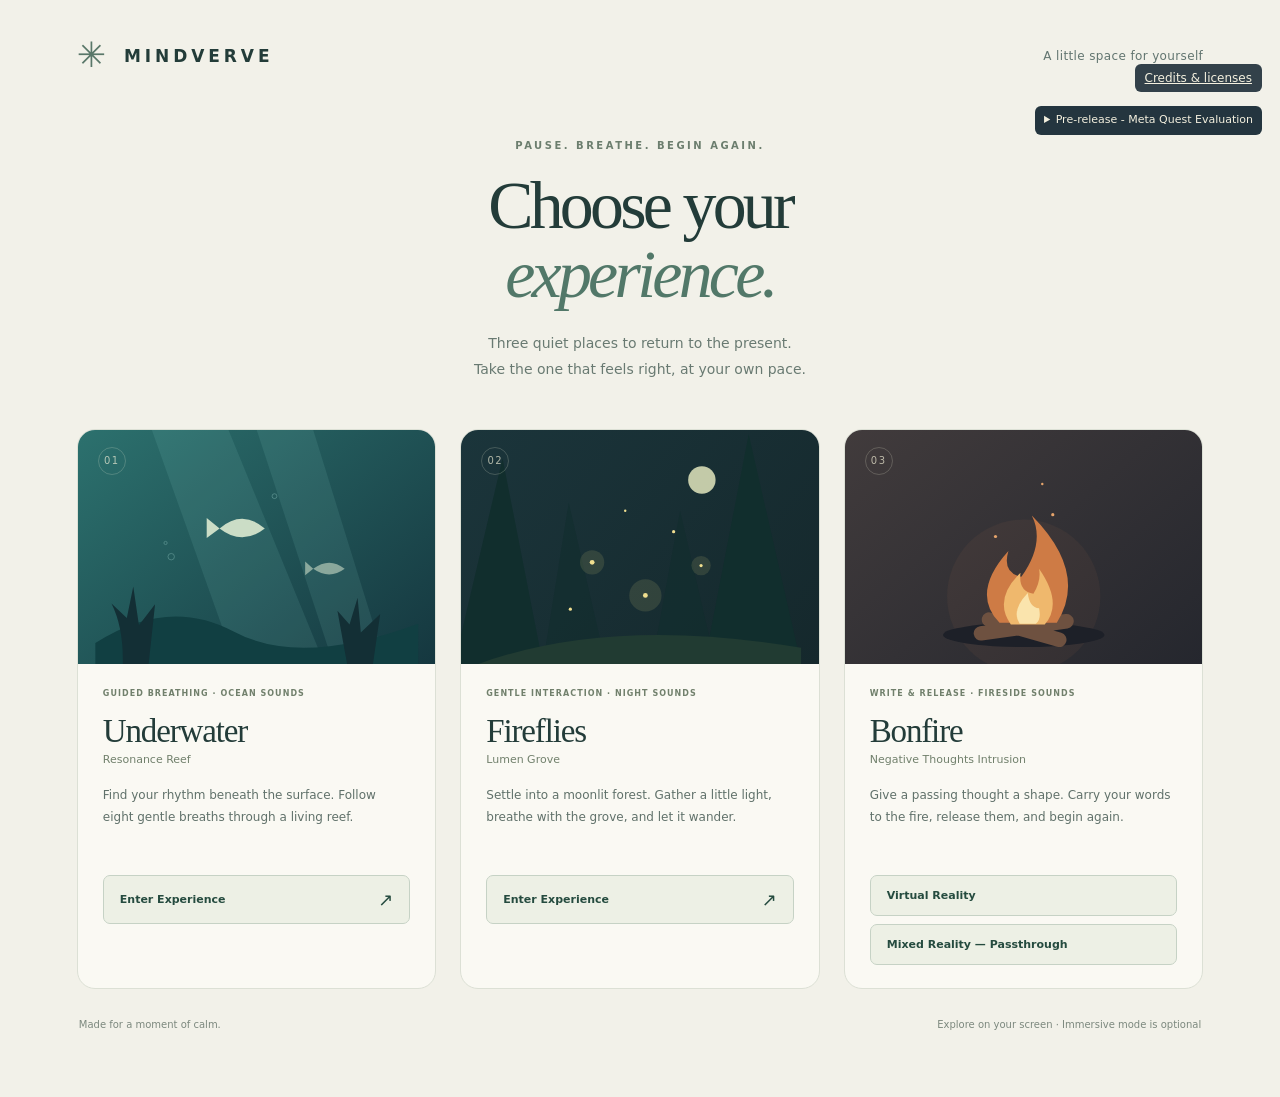
<file: index.html>
<!doctype html>
<html lang="en">
  <head>
    <meta charset="utf-8" />
    <meta
      name="viewport"
      content="width=device-width, initial-scale=1, shrink-to-fit=no"
    />
    <link rel="icon" href="data:," />
    <meta name="theme-color" content="#233c39" />
    <meta name="description" content="Mindverve: three quiet places to breathe, explore, and return to the present." />
    <title>Mindverve</title>
    <script type="module" crossorigin src="./assets/index-Mm5tokSc.js"></script>
    <link rel="modulepreload" crossorigin href="./assets/StakeholderNotices-DHfGWED0.js">
  </head>
  <body style="margin: 0">
    <div id="scene-container"></div>
  </body>
</html>
</file>
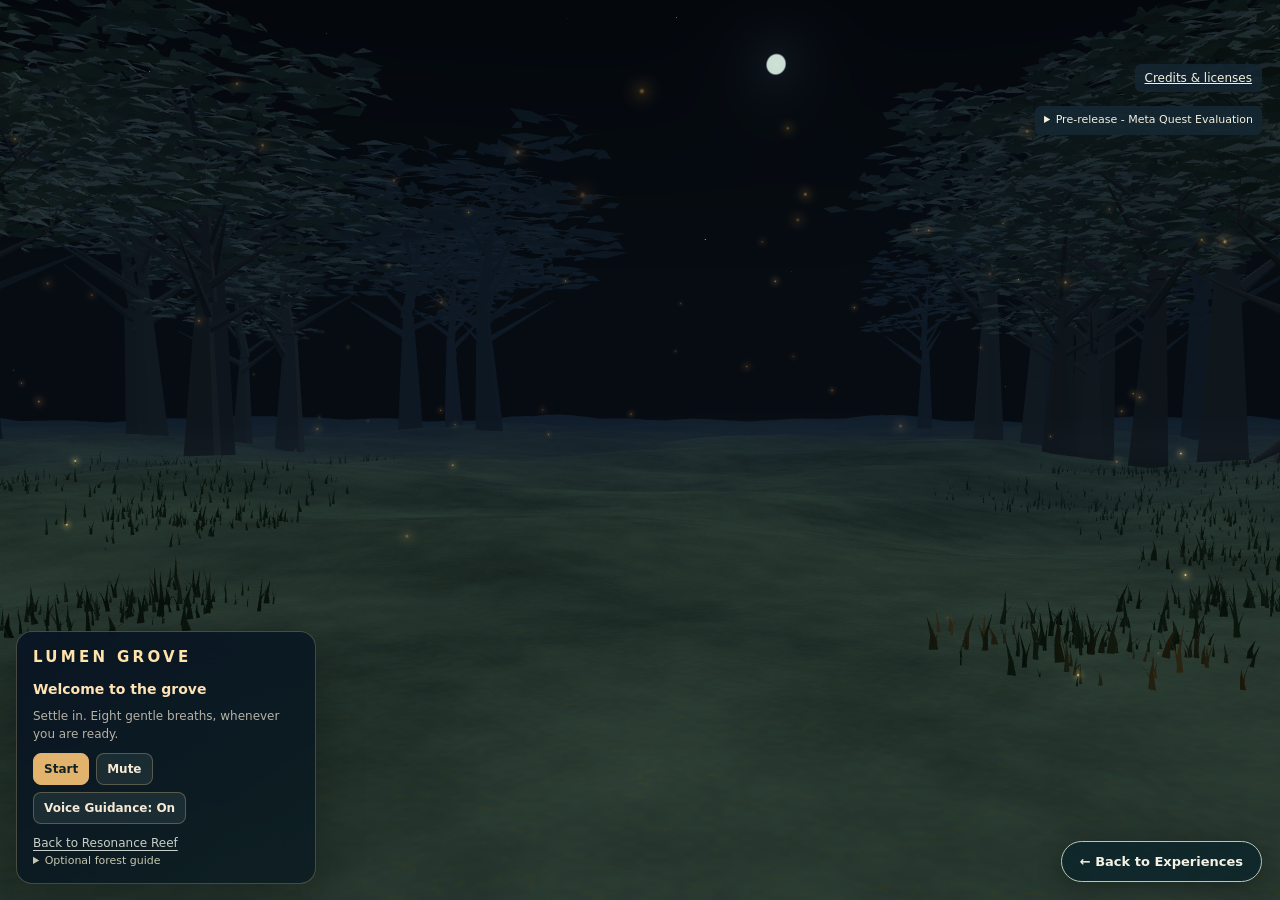
<file: fireflies/index.html>
<!doctype html>
<html lang="en">
  <head>
    <meta charset="utf-8" />
    <meta name="viewport" content="width=device-width, initial-scale=1" />
    <meta name="theme-color" content="#060d1c" />
    <meta name="description" content="Lumen Grove — a guided, breath-responsive night forest." />
    <link rel="icon" href="data:," />
    <title>Lumen Grove | Mindverve</title>
    <style>
      html, body { margin: 0; width: 100%; height: 100%; overflow: hidden; background: #060d1c; }
      #scene-container { width: 100vw; height: 100vh; }
      #lumen-error { position: fixed; top: 50%; left: 50%; transform: translate(-50%,-50%); color: #f5e7cc; font: 15px/1.6 system-ui; max-width: 30rem; text-align: center; }
    </style>
    <script type="module" crossorigin src="../assets/index-CYTQY-Jk.js"></script>
    <link rel="modulepreload" crossorigin href="../assets/StakeholderNotices-DHfGWED0.js">
    <link rel="modulepreload" crossorigin href="../assets/start-experience-DF-HDh_X.js">
  </head>
  <body>
    <div id="scene-container"></div>
  </body>
</html>
</file>
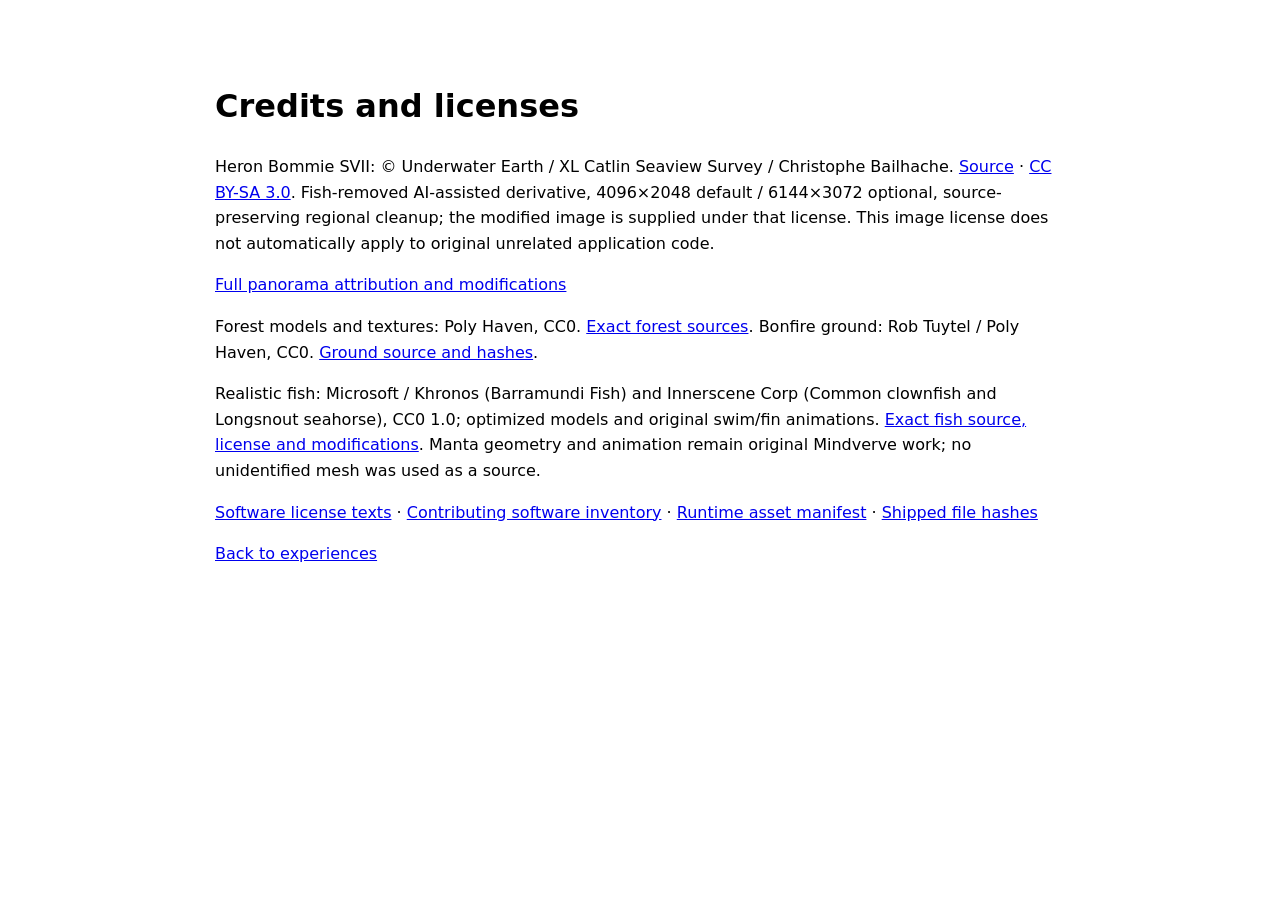
<file: credits.html>
<!doctype html><html lang="en"><meta charset="utf-8"><meta name="viewport" content="width=device-width"><title>Mindverve credits</title><body style="font:16px/1.6 system-ui;max-width:850px;margin:40px auto;padding:20px"><h1>Credits and licenses</h1><p>Heron Bommie SVII: © Underwater Earth / XL Catlin Seaview Survey / Christophe Bailhache. <a href="https://commons.wikimedia.org/wiki/File:Heron_Bommie_SVII.jpg">Source</a> · <a href="https://creativecommons.org/licenses/by-sa/3.0/">CC BY-SA 3.0</a>. Fish-removed AI-assisted derivative, 4096×2048 default / 6144×3072 optional, source-preserving regional cleanup; the modified image is supplied under that license. This image license does not automatically apply to original unrelated application code.</p><p><a href="licenses/UNDERWATER_360_ASSET.md">Full panorama attribution and modifications</a></p><p>Forest models and textures: Poly Haven, CC0. <a href="licenses/STAKEHOLDER_ASSETS.md">Exact forest sources</a>. Bonfire ground: Rob Tuytel / Poly Haven, CC0. <a href="licenses/STAKEHOLDER_ASSETS.md">Ground source and hashes</a>.</p><p>Realistic fish: Microsoft / Khronos (Barramundi Fish) and Innerscene Corp (Common clownfish and Longsnout seahorse), CC0 1.0; optimized models and original swim/fin animations. <a href="licenses/UNDERWATER_FISH_ASSETS.md">Exact fish source, license and modifications</a>. Manta geometry and animation remain original Mindverve work; no unidentified mesh was used as a source.</p><p><a href="third-party/NOTICES.txt">Software license texts</a> · <a href="third-party/packages.json">Contributing software inventory</a> · <a href="third-party/runtime-assets.json">Runtime asset manifest</a> · <a href="third-party/shipped-files.json">Shipped file hashes</a></p><p><a href="./">Back to experiences</a></p></body></html>
</file>
